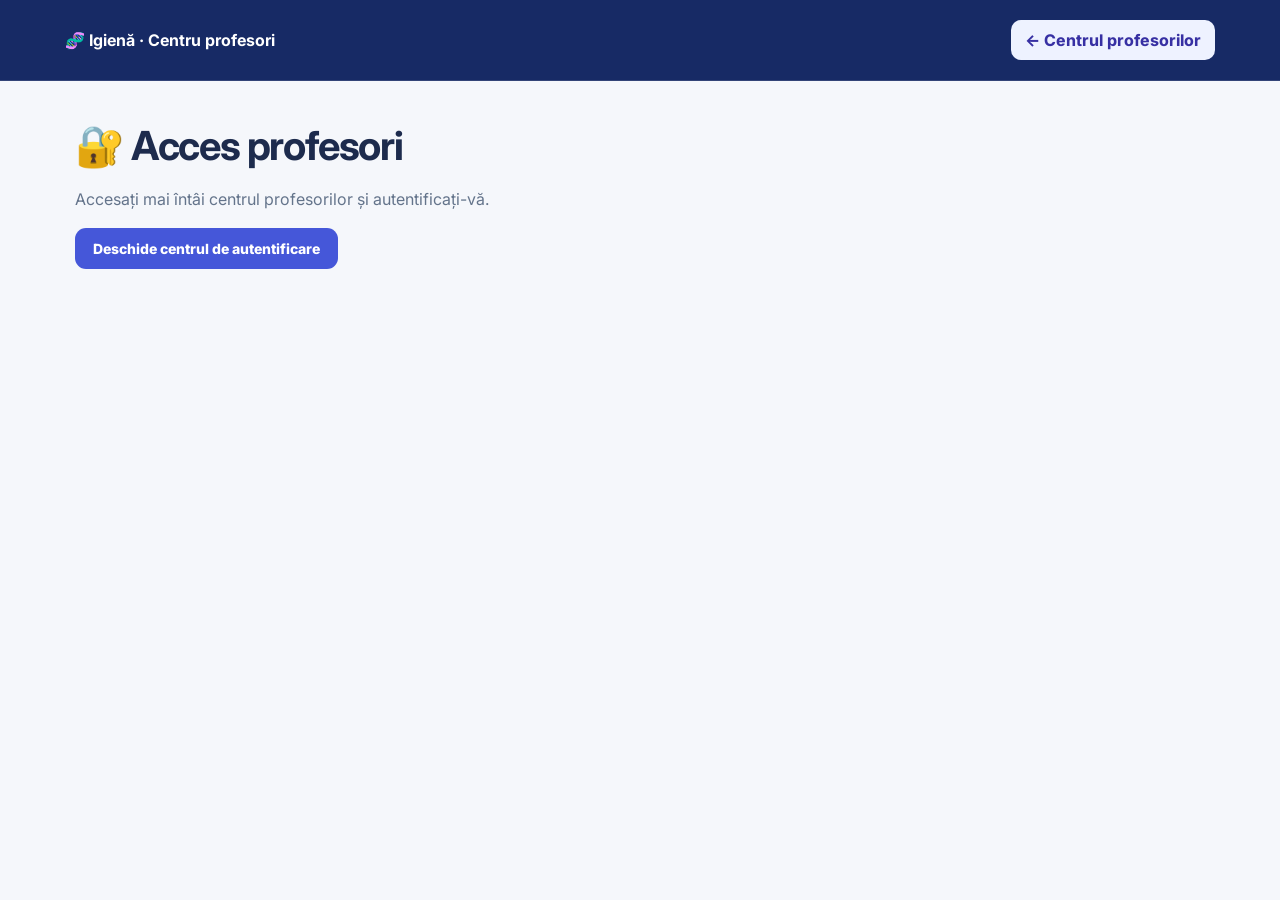
<file: examene/index.html>
<!doctype html>
<html lang="ro">
<head>
<meta charset="utf-8">
<meta name="viewport" content="width=device-width,initial-scale=1">
<title>Examene independente · Centru profesori</title>
<style>
:root{font-family:Inter,"Segoe UI",system-ui,sans-serif;color:#172554;background:#f4f6ff}
*{box-sizing:border-box}body{margin:0;min-height:100vh;background:radial-gradient(circle at 8% 8%,#e1e8ff,transparent 48%),#f7f8fd}
header{background:#18244c;color:white;padding:20px clamp(20px,5vw,72px)}
header div{max-width:1150px;margin:auto;display:flex;justify-content:space-between;gap:12px;align-items:center;flex-wrap:wrap}
.wrap{max-width:1150px;margin:40px auto;padding:0 20px}
.kicker{color:#6366f1;letter-spacing:.15em;font-weight:800;font-size:12px;text-transform:uppercase}
h1{font-size:clamp(26px,4vw,40px);margin:8px 0 8px;letter-spacing:-.035em}p{color:#64748b;line-height:1.65}
.grid{display:grid;grid-template-columns:repeat(auto-fit,minmax(275px,1fr));gap:18px;margin-top:28px}
.card{background:#fff;border:1px solid #e2e8f0;border-radius:20px;padding:26px;box-shadow:0 12px 32px #1e1b4b0b;display:flex;flex-direction:column}
.eyebrow{font-weight:800;color:#6366f1;font-size:12px;text-transform:uppercase;letter-spacing:.09em}
h2{margin:12px 0 4px;font-size:21px} .meta{font-size:13px;color:#64748b;margin:0 0 24px}
a.btn,button.btn{display:inline-block;background:#4f46e5;color:white;border:0;text-align:center;border-radius:11px;text-decoration:none;padding:12px 18px;font-weight:800;font-size:14px;margin-top:auto;cursor:pointer}
a.secondary{background:#eef2ff;color:#3730a3;text-decoration:none;border-radius:10px;padding:10px 14px;font-weight:750}
.note{margin-top:20px;border-radius:14px;padding:15px 18px;background:#eff6ff;border:1px solid #c7d2fe;color:#334155;font-size:13px;line-height:1.65}
#guard{display:none} .muted{opacity:.7}
</style>
<link rel="preconnect" href="https://fonts.googleapis.com">
<link href="https://fonts.googleapis.com/css2?family=Inter:wght@400;500;600;700;800;900&display=swap" rel="stylesheet">
<link rel="stylesheet" href="../ui-v2.css?v=2">
</head>
<body class="exam-catalog">
<header><div><strong>🧬 Igienă · Centru profesori</strong><a class="secondary" href="../?portal=1">← Centrul profesorilor</a></div></header>
<main class="wrap" id="main" style="display:none">
  <div class="kicker">Administrare separată</div>
  <h1>Examene independente</h1>
  <p>Examenele independente au propriile întrebări, liste de studenți, coduri QR și rezultate. Nu modifică bazele de întrebări pentru 12 LP sau 6 LP.</p>
  <section class="grid">
    <article class="card">
      <span class="eyebrow">Examen configurat · 2026</span>
      <h2>🦷 Kurzusfogászat 2026</h2>
      <p class="meta">Medicină dentară · examen practic și teoretic</p>
      <p>Examen practic cu 10 întrebări, examen teoretic cu 20 de întrebări și catalogul propriu de rezultate, inclusiv media ponderată.</p>
      <a class="btn" href="../kurzusfogaszat2026/?from=portal">Deschide examenul →</a>
    </article>
    <article class="card">
      <span class="eyebrow">Examene viitoare</span>
      <h2>➕ Examen nou</h2>
      <p class="meta">Curs și bancă de întrebări independente</p>
      <p>Acest spațiu este pregătit pentru examene suplimentare. Generatorul pentru examene noi, cu import de studenți și întrebări, nu este încă activ.</p>
      <span class="note">Un examen nou va avea o configurație și un registru de rezultate proprii, fără a afecta examenele existente.</span>
    </article>
  </section>
  <div class="note" style="margin-top:26px">Datele și codurile QR ale examenului Kurzusfogászat 2026 rămân la adresa lor originală. Acest catalog este doar centrul de navigare.</div>
</main>
<div id="guard" class="wrap">
  <h1>🔐 Acces profesori</h1>
  <p>Accesați mai întâi centrul profesorilor și autentificați-vă.</p>
  <a class="btn" href="../">Deschide centrul de autentificare</a>
</div>
<script>
(function(){
  var key="igiena_teacher_portal_v1",teacher="";
  try {
    var s=JSON.parse(sessionStorage.getItem(key)||"null");
    if(s && typeof s.teacher==="string" && s.teacher.length>0 && Date.now()-Number(s.at)<8*60*60*1000 && Date.now()>=Number(s.at)) teacher=s.teacher;
  } catch(e) {}
  document.getElementById(teacher?"main":"guard").style.display="block";
})();
</script>
</body></html>
</file>
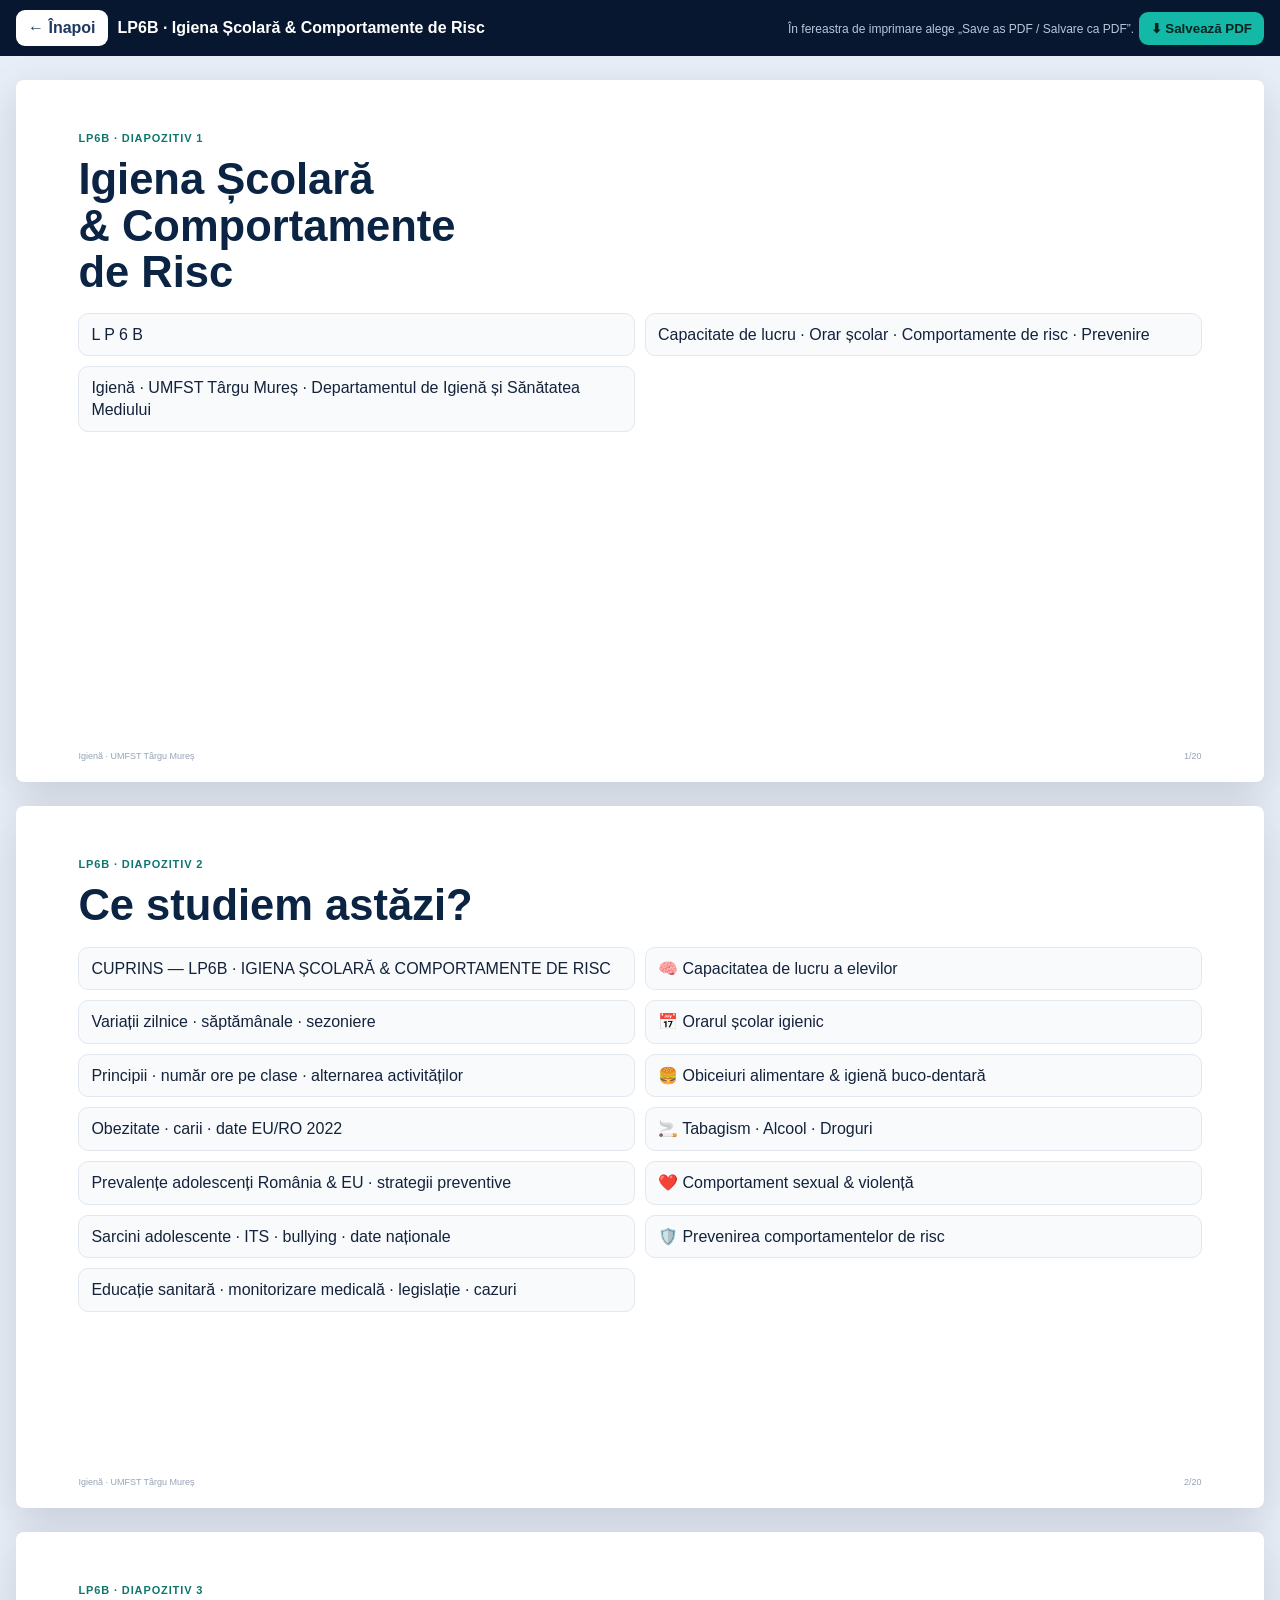
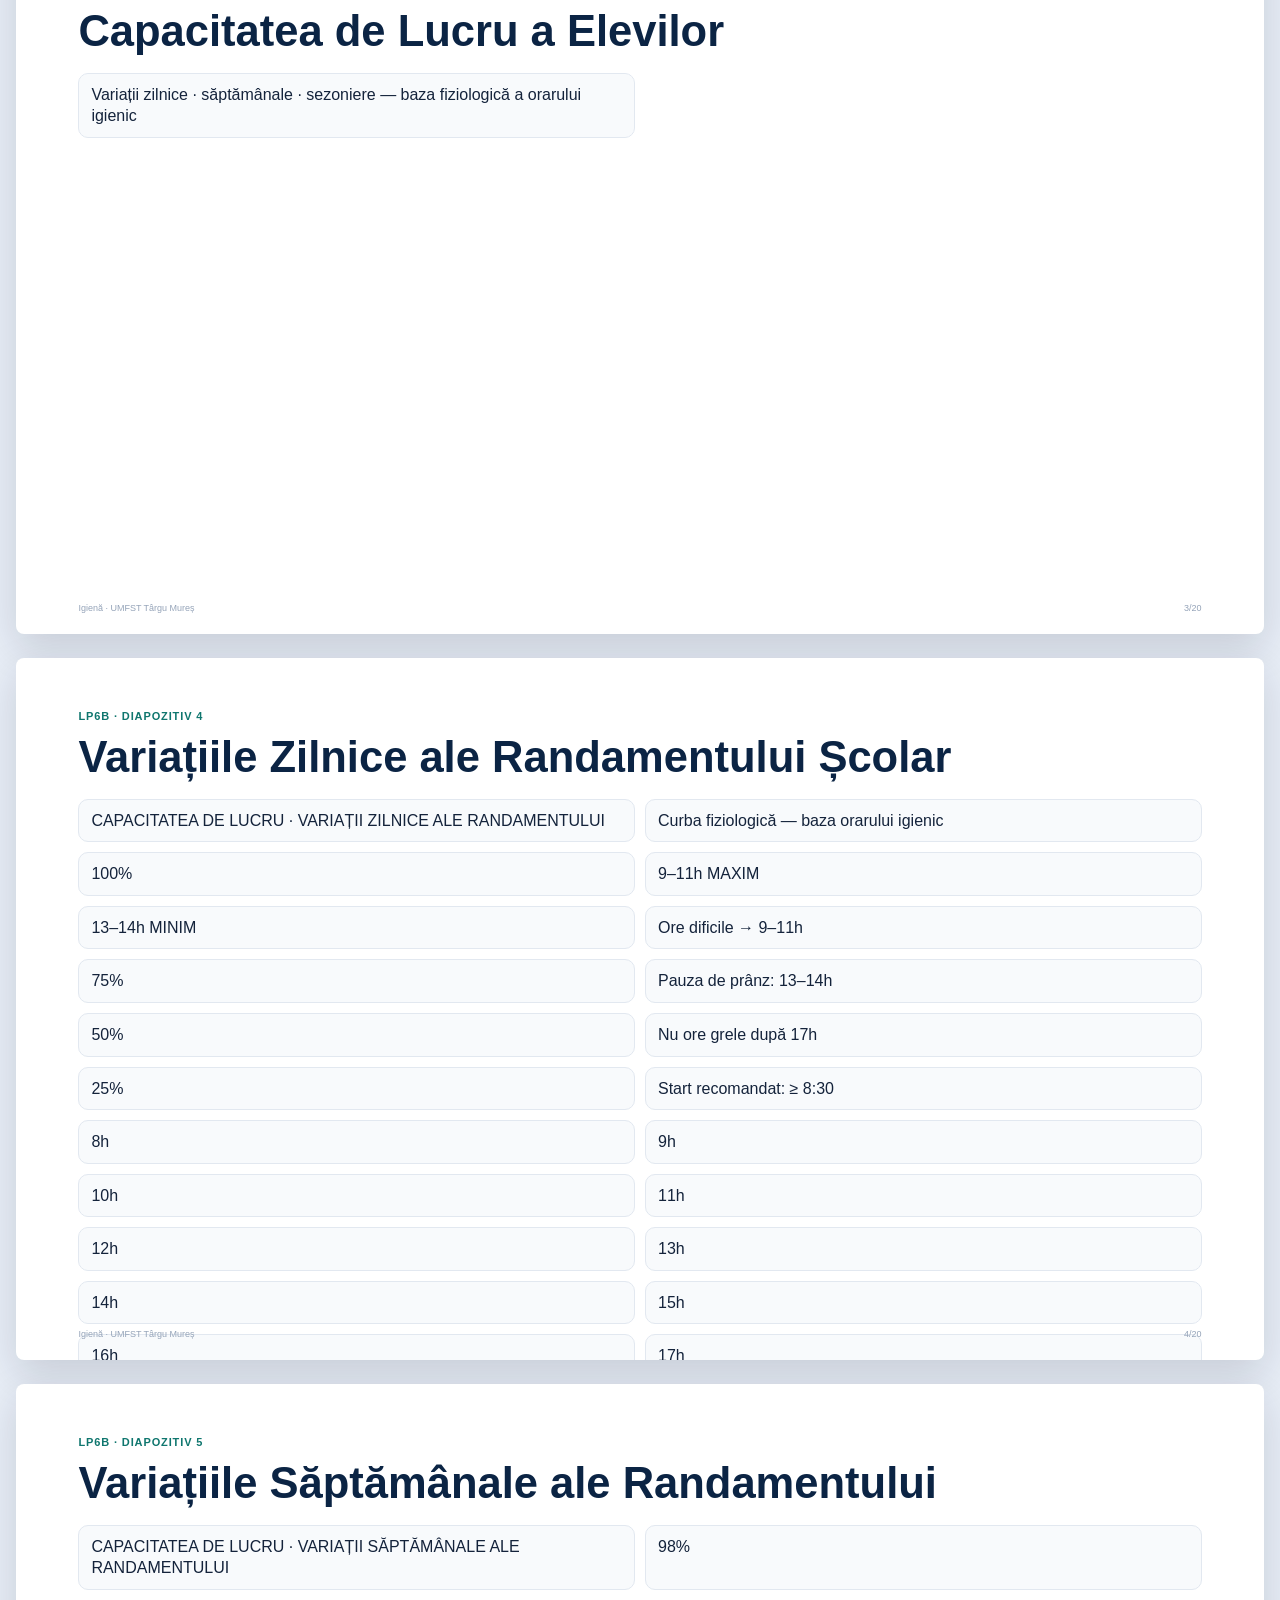
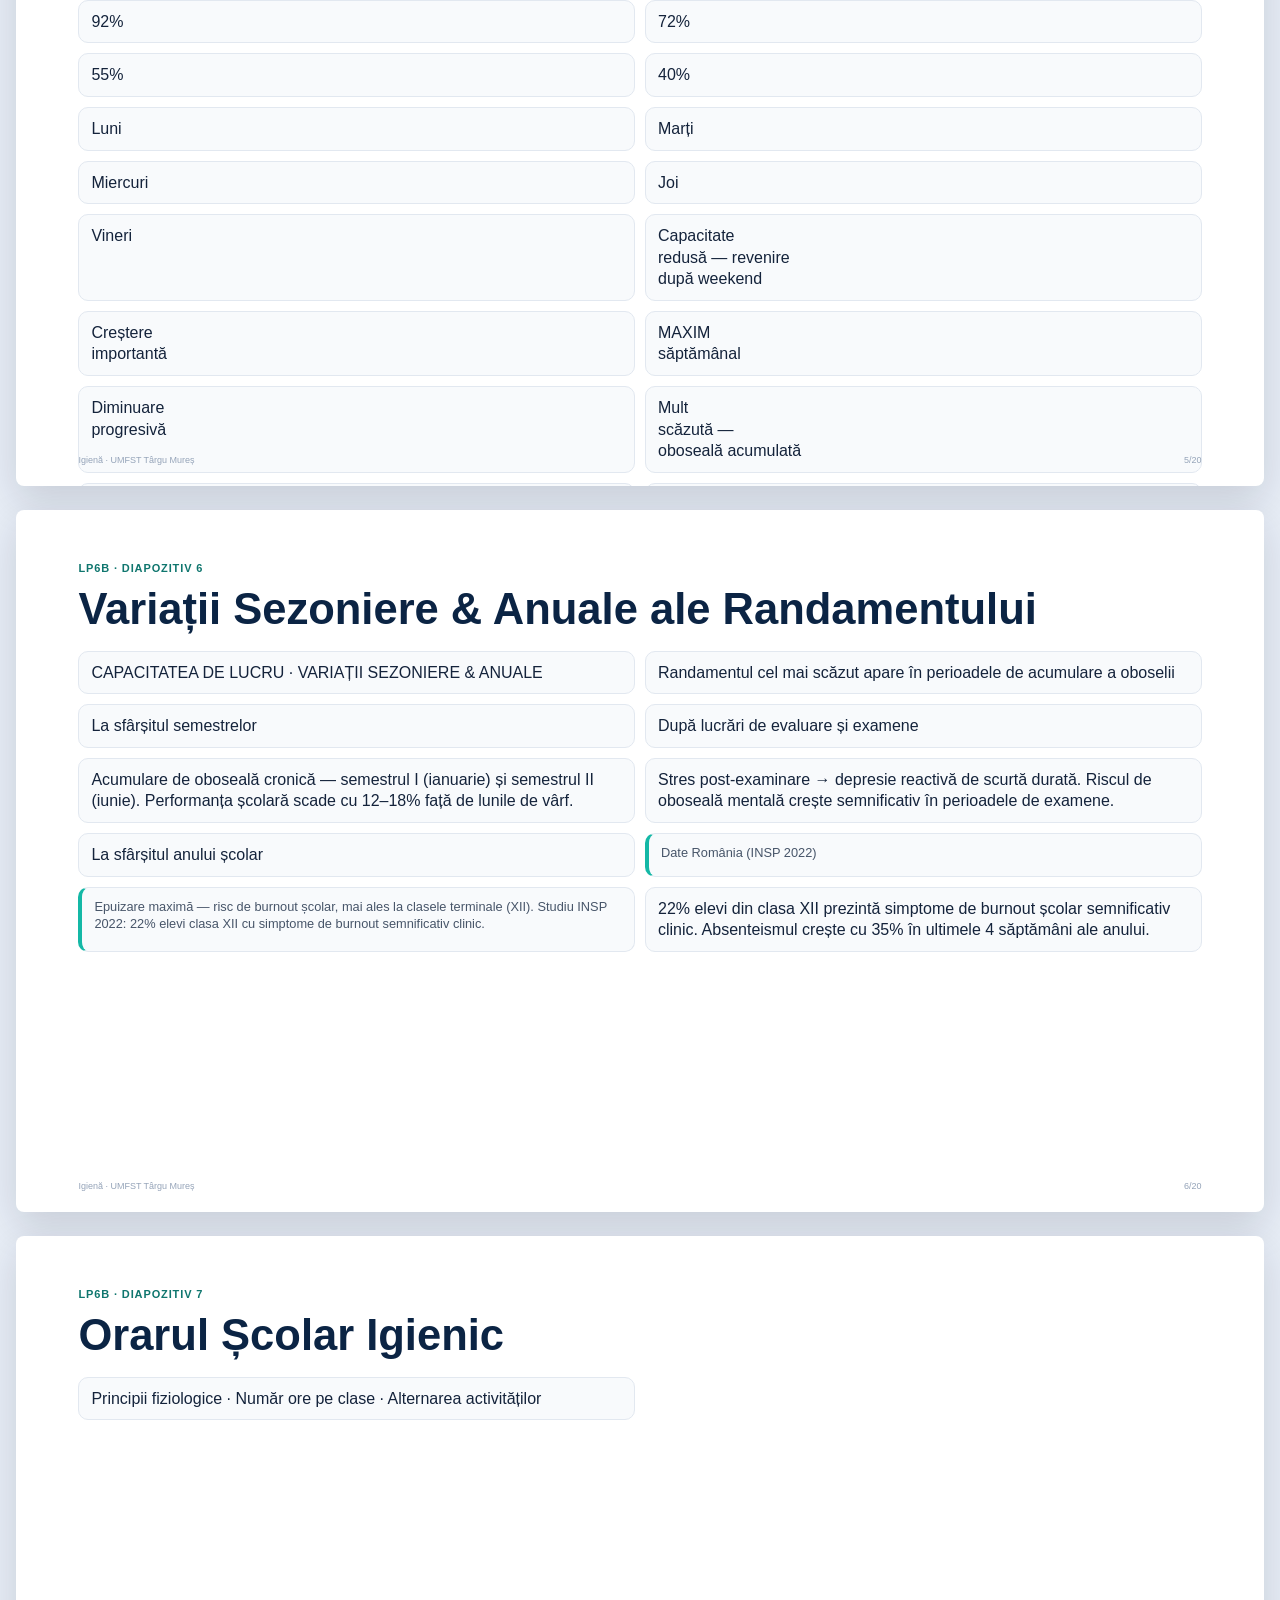
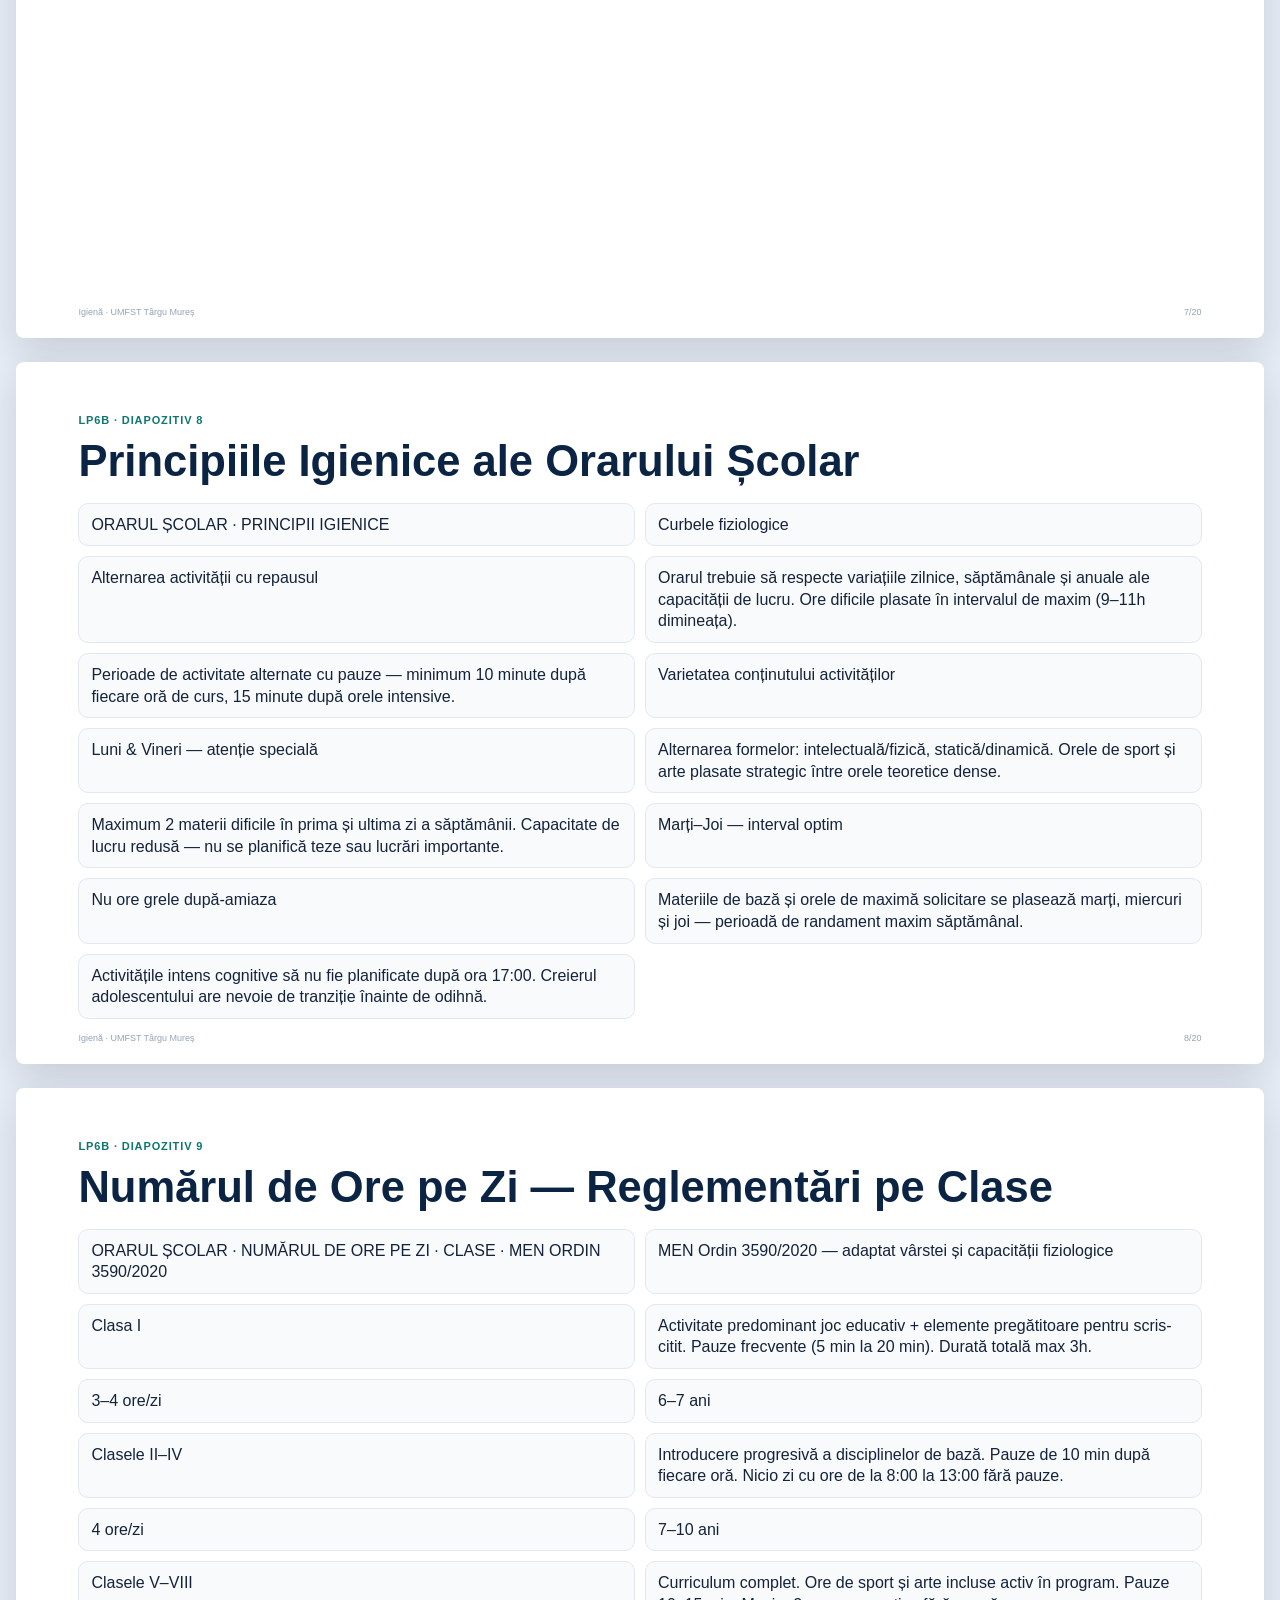
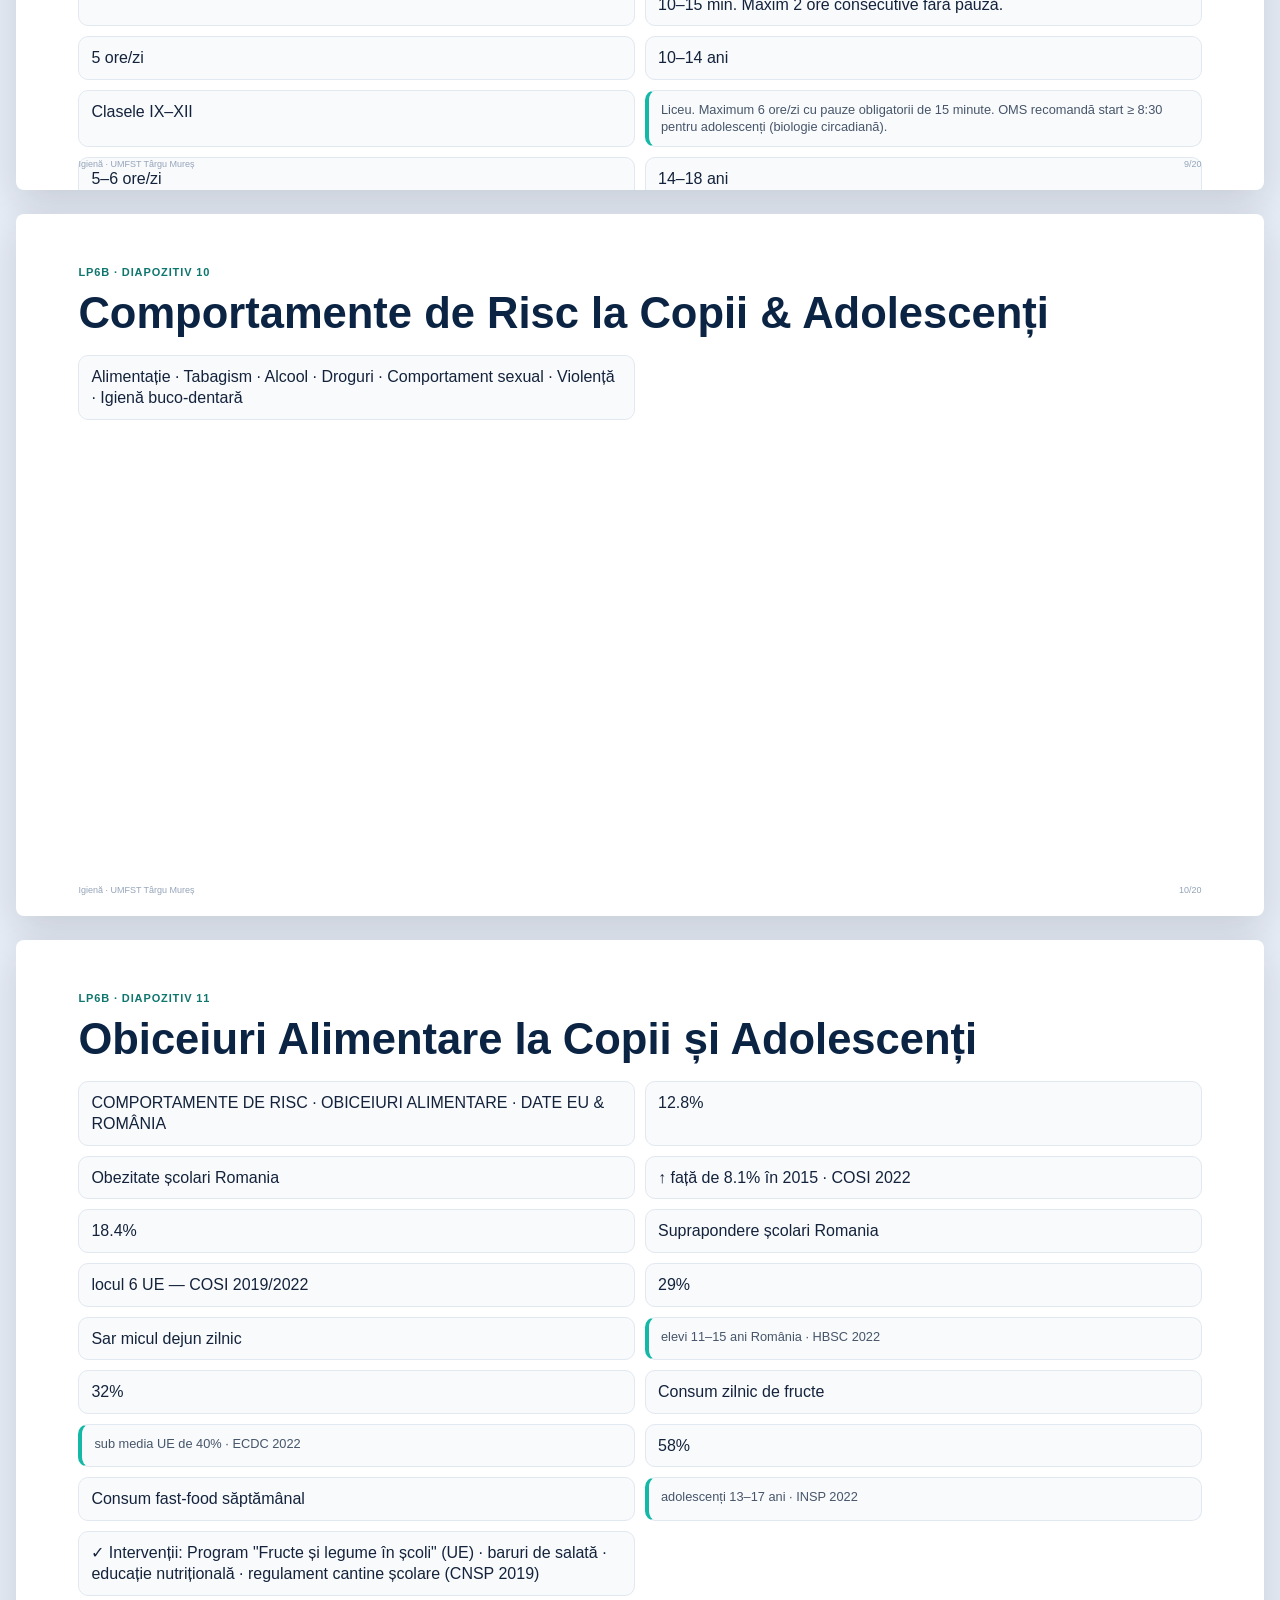
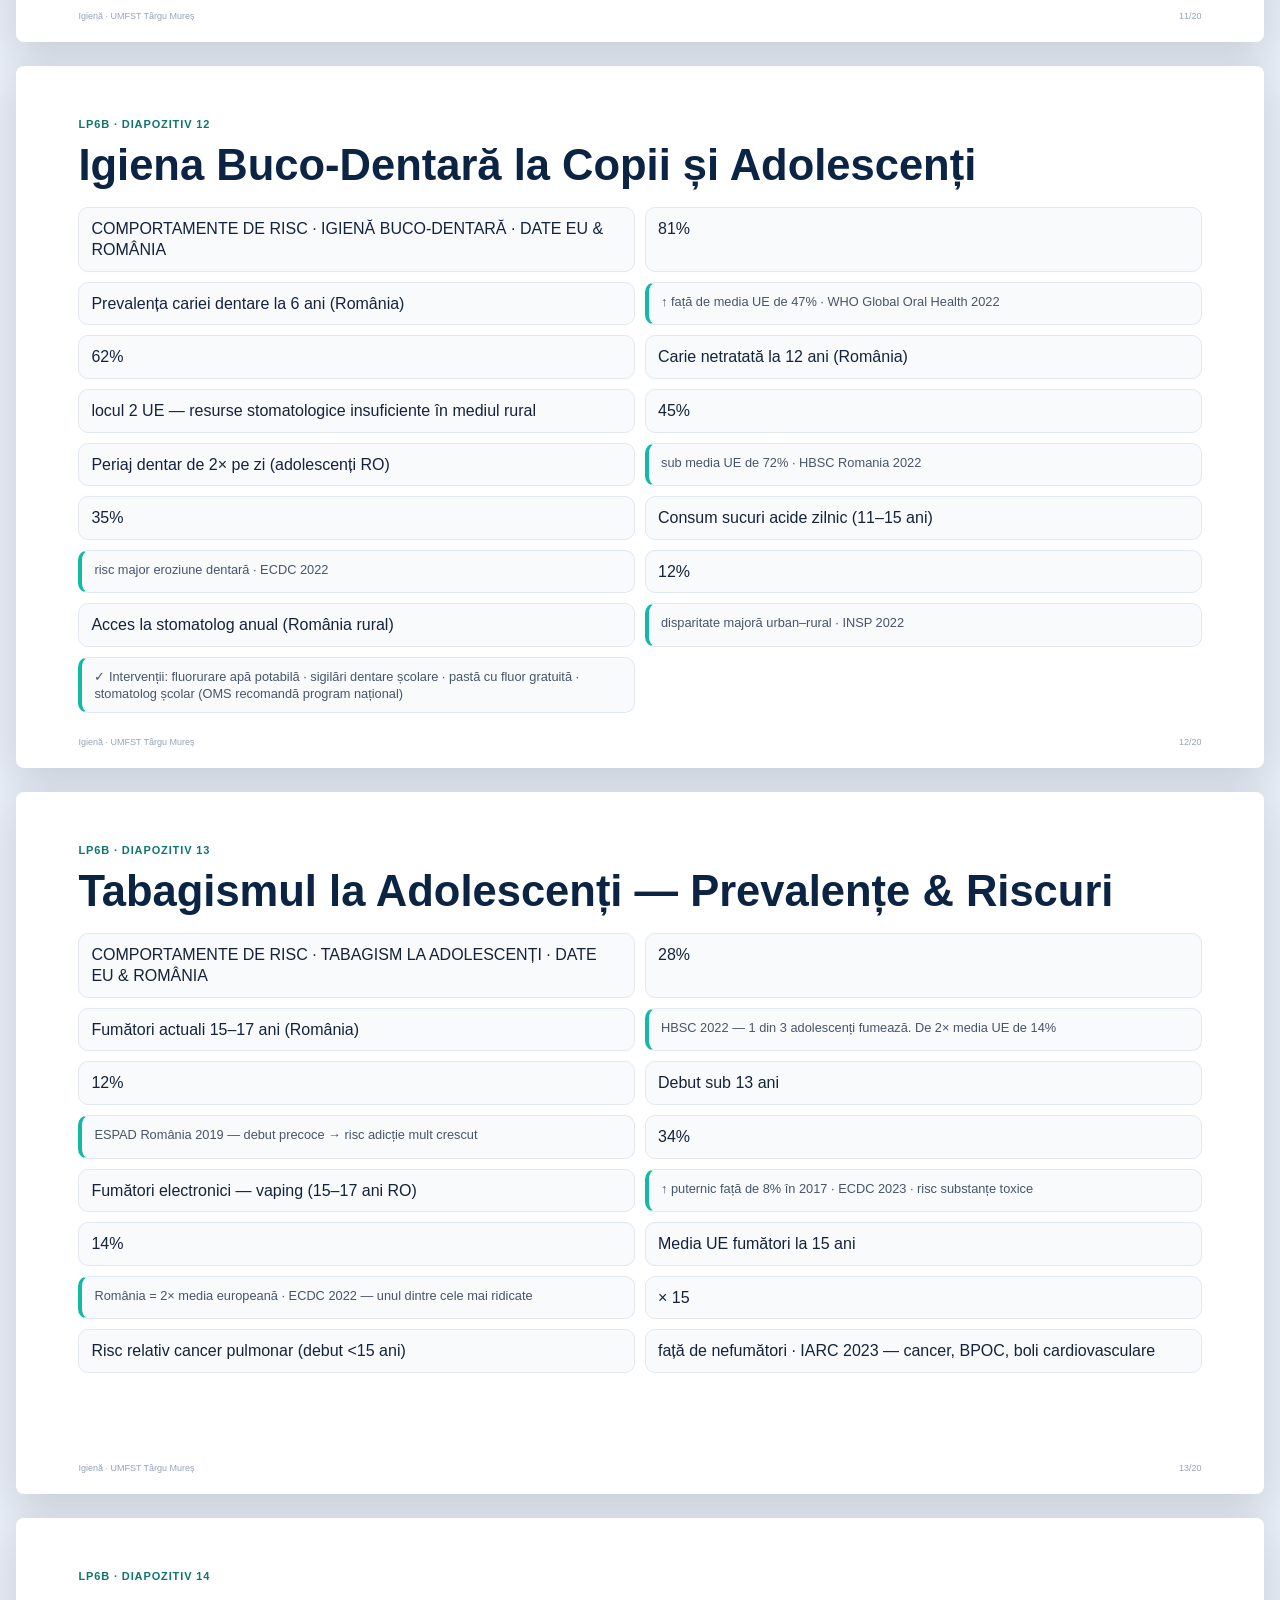
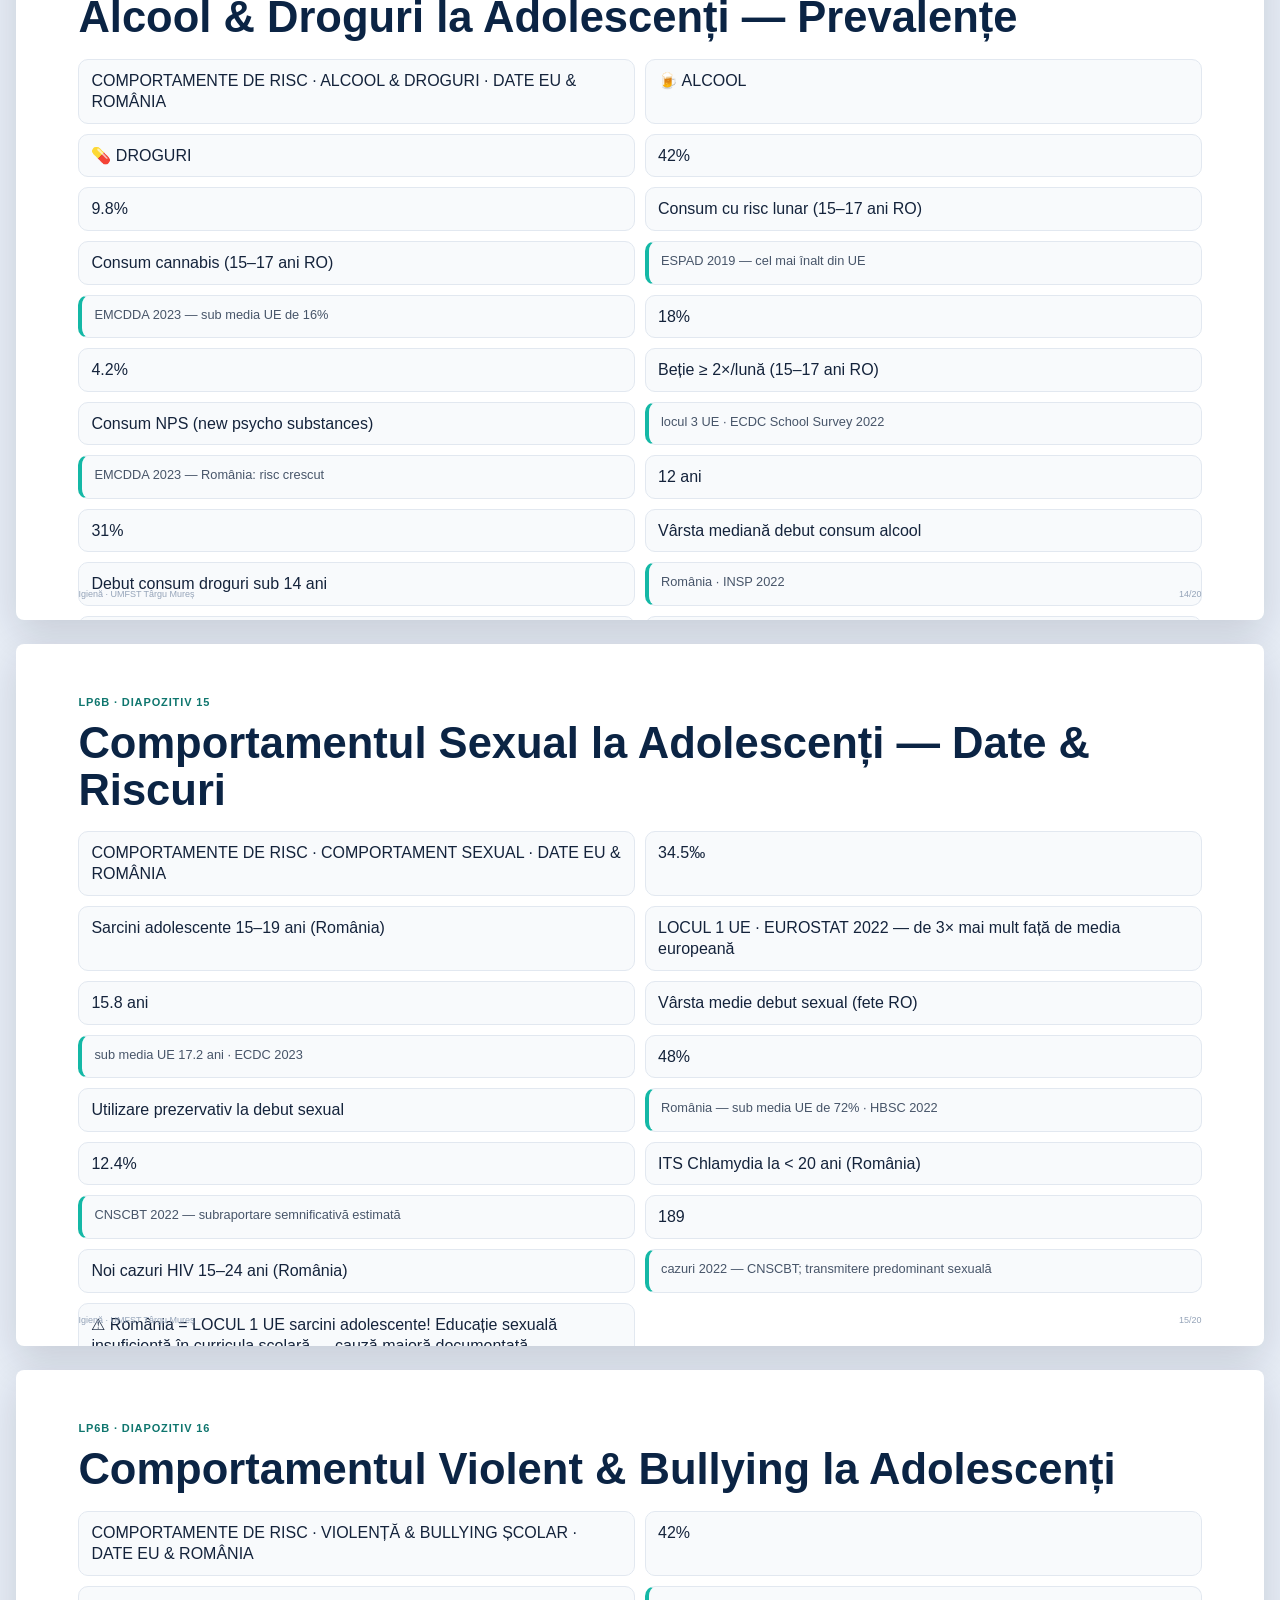
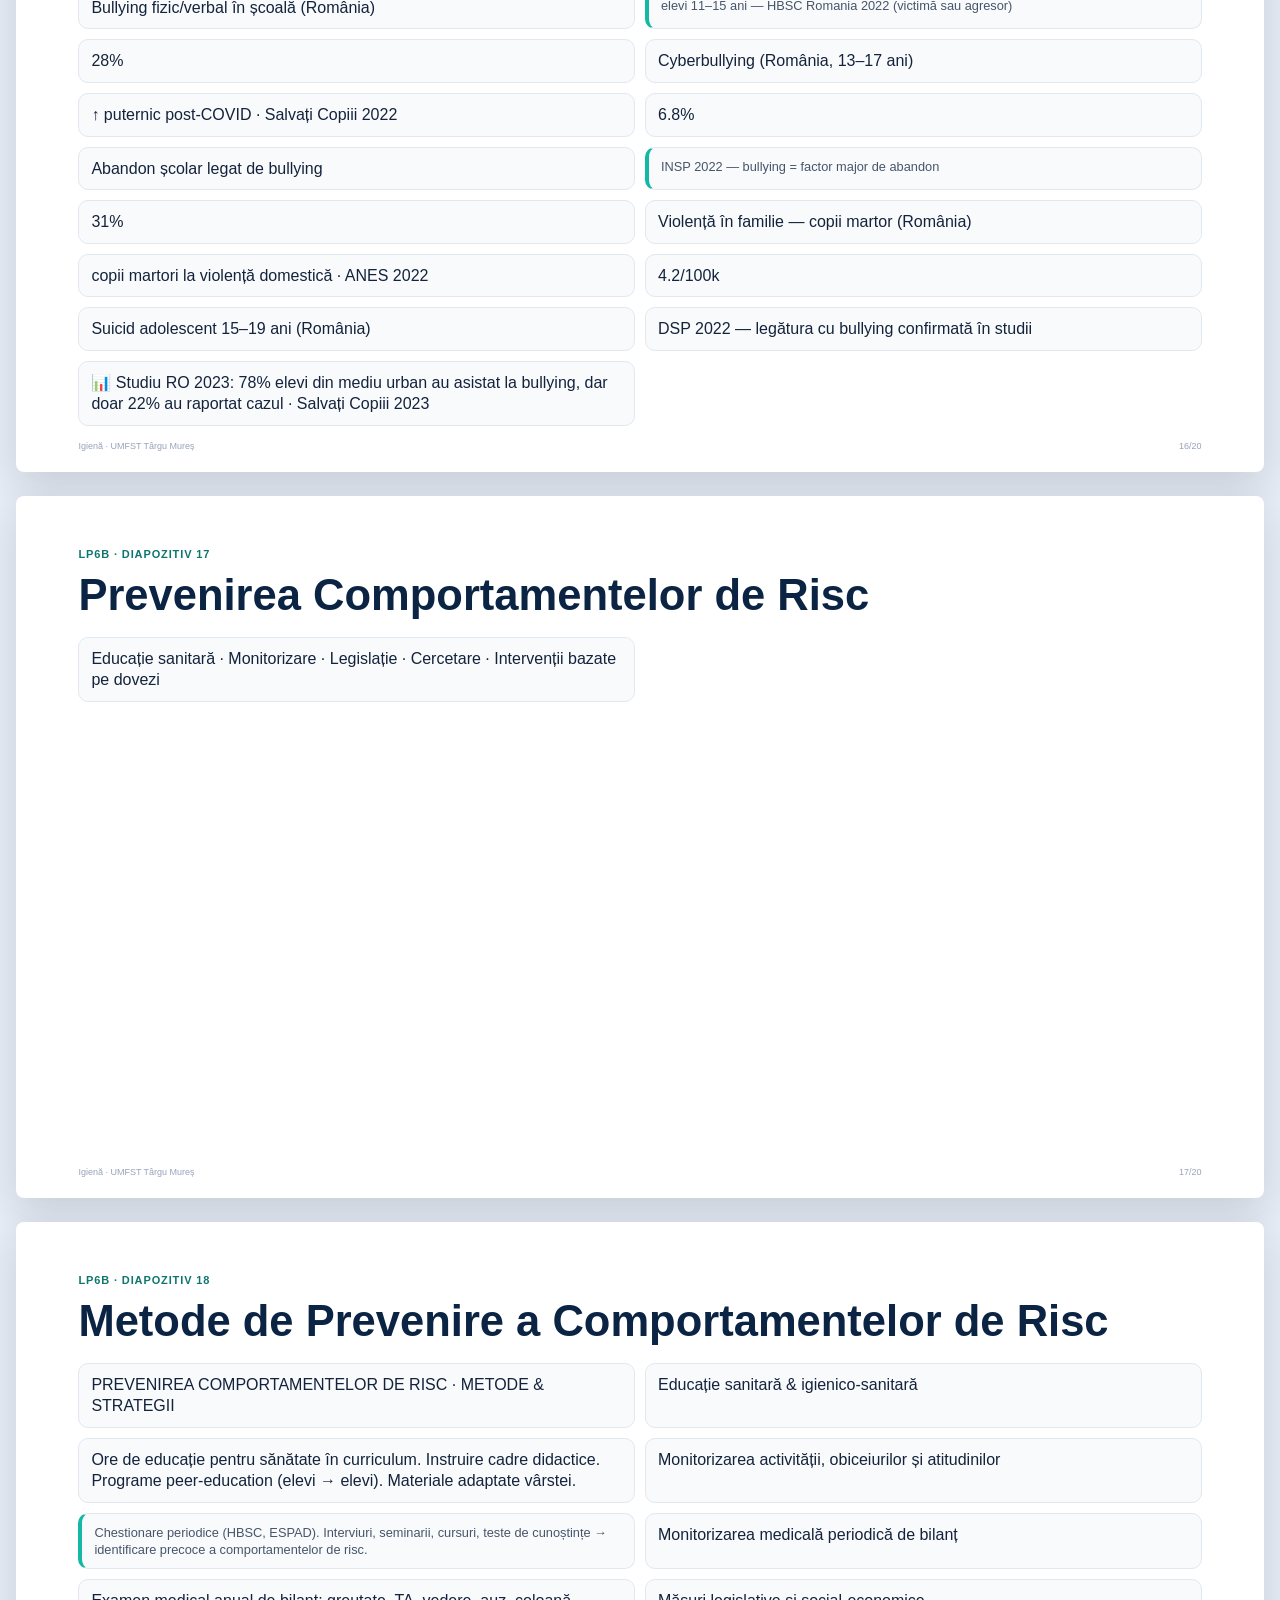
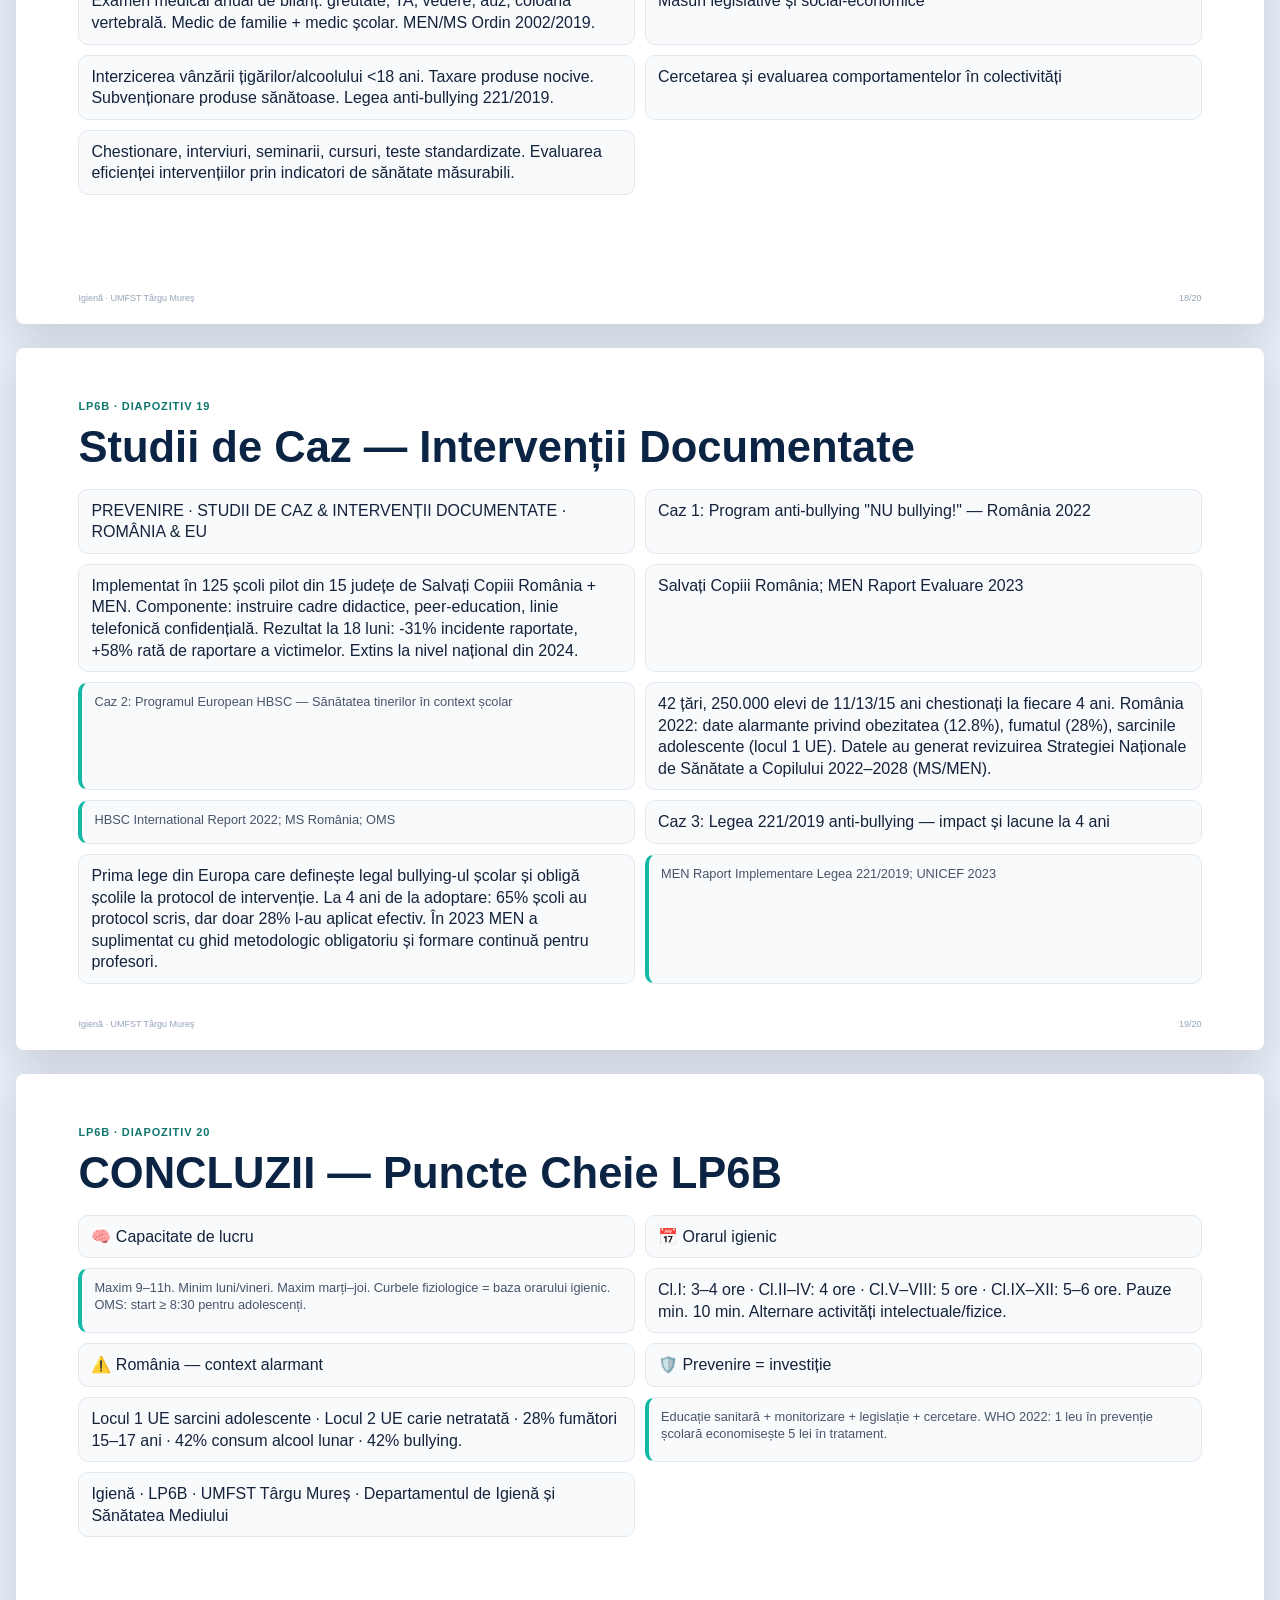
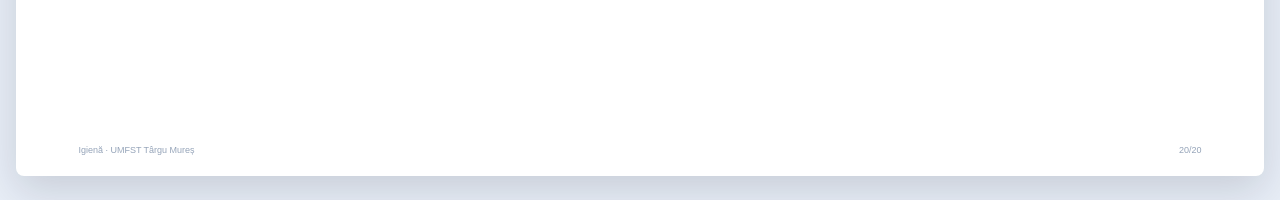
<file: prezentari/studiu.html>
<!doctype html><html lang="ro"><head><meta charset="utf-8"><meta name="viewport" content="width=device-width,initial-scale=1"><title>Studiu PDF · Igienă</title><style>*{box-sizing:border-box}body{margin:0;font-family:Inter,Segoe UI,Arial,sans-serif;background:#e8eef7;color:#14233b}.toolbar{position:sticky;top:0;z-index:10;background:#07172f;color:white;padding:10px 16px;display:flex;gap:10px;align-items:center;justify-content:space-between}.toolbar .left{display:flex;gap:10px;align-items:center}.btn{border:0;border-radius:9px;padding:9px 12px;font-weight:800;cursor:pointer;text-decoration:none}.primary{background:#14b8a6;color:#06221f}.soft{background:#fff;color:#1e3a5f}.hint{font-size:12px;color:#b8c7d9}.deck{max-width:1280px;margin:24px auto;padding:0 16px}.page{width:100%;aspect-ratio:16/9;background:#fff;margin:0 auto 24px;padding:4.2% 5%;box-shadow:0 14px 40px rgba(15,23,42,.15);position:relative;overflow:hidden;border-radius:8px}.no{font-size:11px;color:#0f766e;font-weight:900;letter-spacing:.08em;text-transform:uppercase}.page h1{font-size:clamp(24px,3.4vw,46px);line-height:1.06;color:#0b2444;margin:12px 0 18px}.grid{display:grid;grid-template-columns:repeat(2,minmax(0,1fr));gap:10px}.block{font-size:clamp(11px,1.25vw,17px);line-height:1.35;padding:10px 12px;border:1px solid #e2e8f0;border-radius:10px;background:#f8fafc;white-space:pre-line}.source{border-left:4px solid #14b8a6;color:#475569;font-size:clamp(9px,1vw,13px)}.page footer{position:absolute;left:5%;right:5%;bottom:3%;display:flex;justify-content:space-between;font-size:9px;color:#94a3b8}@media(max-width:700px){.grid{grid-template-columns:1fr}.page{aspect-ratio:auto;min-height:70vh}.toolbar{align-items:flex-start;flex-direction:column}.hint{display:none}}@page{size:A4 landscape;margin:8mm}@media print{body{background:white}.toolbar{display:none}.deck{max-width:none;margin:0;padding:0}.page{width:100%;height:190mm;aspect-ratio:auto;margin:0;box-shadow:none;border-radius:0;break-after:page;page-break-after:always}.page:last-child{break-after:auto}.page h1{font-size:24pt}.block{font-size:10.5pt}.source{font-size:8.5pt}}</style></head><body><div class="toolbar"><div class="left"><a class="btn soft" href="javascript:history.back()">← Înapoi</a><strong id="title">Studiu</strong></div><div><span class="hint">În fereastra de imprimare alege „Save as PDF / Salvare ca PDF”.</span> <button class="btn primary" onclick="window.print()">⬇ Salvează PDF</button></div></div><main id="deck" class="deck"><p>Se încarcă…</p></main><script src="studiu.js"></script></body></html>
</file>
<file: ui-v2.css>
/* Igienă / UMFST — unified interface, visual-only theme v2. */
:root {
  --ui-ink:#14213d;
  --ui-title:#111c38;
  --ui-body:#4b5b72;
  --ui-muted:#77859a;
  --ui-brand:#4557d9;
  --ui-brand-strong:#3444b9;
  --ui-brand-soft:#edf0ff;
  --ui-turquoise:#0f9a91;
  --ui-border:#e2e8f2;
  --ui-surface:#fff;
  --ui-canvas:#f5f7fc;
  --ui-shadow:0 14px 42px rgba(29,45,90,.055),0 2px 8px rgba(29,45,90,.025);
}
html {scroll-behavior:smooth}
body {
  background:var(--ui-canvas);
  font-family:Inter,"Segoe UI",system-ui,-apple-system,sans-serif;
  -webkit-font-smoothing:antialiased;
  text-rendering:optimizeLegibility;
}
button,a,input,select,textarea{font-family:inherit}
button{transition:background .2s ease,box-shadow .2s ease,border-color .2s ease,color .2s ease}
button:focus-visible,a:focus-visible,[role="button"]:focus-visible{
  outline:3px solid rgba(69,87,217,.45)!important;outline-offset:3px;
}
button:disabled{cursor:not-allowed}
::selection{background:#cbd5ff;color:#14213d}

/* Login area. Keep existing content and authentication behavior unchanged. */
.home-layout{background:#f7f9fd!important}
.home-left{
  background:
    radial-gradient(circle at 7% 10%,rgba(131,151,255,.18),transparent 35%),
    linear-gradient(145deg,#f8faff 2%,#eef3ff 97%);
  border-right:1px solid var(--ui-border)!important;
  min-width:0;
}
.home-right{
  background:radial-gradient(circle at 100% 0%,rgba(69,87,217,.065),transparent 42%),#fff;
}
.login-panel {
  border-radius:24px!important;
  border:1px solid #e7ebf7!important;
  box-shadow:0 20px 65px rgba(32,49,112,.105)!important;
}
.home-left h1{font-size:clamp(34px,3.1vw,48px)!important}
.home-mobile-logo{margin-bottom:26px}
.home-right select,.home-right input{
  min-height:48px;
  border-radius:12px!important;
}
.home-right button{
  min-height:49px;
  border-radius:12px!important;
}
@media (min-width:1024px){
  .home-left{padding-left:clamp(48px,8vw,120px)!important}
  .home-right{width:min(46%,650px)!important}
}
@media (max-width:768px){
  .home-right{min-height:100vh!important;background:radial-gradient(circle at 50% -20%,#dfe7ff,transparent 75%),#f6f8fd}
  .login-panel{padding:28px 23px!important}
}

/* Workspace header/navigation — visible labels, independent of language. */
.workspace-header{
  background:rgba(255,255,255,.97)!important;
  border-bottom:1px solid var(--ui-border)!important;
  backdrop-filter:blur(16px)!important;
  box-shadow:0 2px 20px rgba(25,47,102,.035);
}
.workspace-topbar{
  max-width:1380px!important;
  height:74px!important;
  gap:16px!important;
}
.workspace-brand{
  min-width:max-content;
  gap:10px!important;
}
.workspace-brand > div:first-child{
  width:37px!important;height:37px!important;
  font-size:19px!important;
  border-radius:11px!important;
  background:linear-gradient(135deg,#4358d4,#6278eb)!important;
  box-shadow:0 6px 16px rgba(69,87,217,.21);
}
.admin-nav-tabs{
  padding:5px!important;
  border:1px solid #e6eaf3!important;
  background:#f6f8fc!important;
  border-radius:13px;
  gap:3px!important;
  scroll-behavior:smooth;
  scroll-snap-type:x proximity;
}
.admin-nav-tabs button{
  background:transparent!important;
  border:0!important;
  border-bottom:0!important;
  color:#66748b!important;
  border-radius:9px!important;
  font-weight:650!important;
  min-height:40px;
  padding:9px 12px!important;
  display:flex!important;
  gap:7px!important;
  align-items:center!important;
  justify-content:center;
  scroll-snap-align:start;
  white-space:nowrap;
  flex-shrink:0;
}
.admin-nav-tabs button:hover{background:#e9edfa!important;color:#2d3f91!important}
.admin-nav-tabs button.is-active{
  color:#3444b9!important;
  background:#fff!important;
  box-shadow:0 2px 10px rgba(43,62,122,.09)!important;
}
.admin-nav-tabs .show-desktop{display:inline!important;font-size:12px!important}
.admin-nav-tabs .show-desktop > span{display:inline}
.admin-nav-tabs button > span:first-child{font-size:16px!important}
.admin-content{
  max-width:1380px!important;
  padding:28px 28px 55px!important;
}
.workspace-intro{
  display:flex;align-items:flex-end;justify-content:space-between;flex-wrap:wrap;
  column-gap:20px;row-gap:12px;
  padding:9px 2px 21px;
}
.workspace-eyebrow{
  font-size:11px;font-weight:850;letter-spacing:.125em;
  text-transform:uppercase;color:var(--ui-brand);
}
.workspace-intro h1{
  margin:6px 0 5px;font-size:clamp(22px,2.4vw,30px);line-height:1.25;
  letter-spacing:-.035em;color:var(--ui-title);font-weight:850;
}
.workspace-intro p{font-size:13px;color:var(--ui-muted);margin:0;max-width:720px;line-height:1.65}
.workspace-pill{
  background:#fff;border:1px solid #e3e9f4;color:#58677f;font-size:12px;
  padding:9px 13px;border-radius:999px;font-weight:750;
}
.admin-content table{
  border-collapse:separate!important;border-spacing:0!important;
  background:#fff;
}
.admin-content table th{
  font-size:11px!important;letter-spacing:.03em!important;
  font-weight:800!important;
  border-bottom:1px solid var(--ui-border)!important;
}
.admin-content table td{border-bottom:1px solid #eff2f7!important}
.admin-content table tr:hover > td{background:#f7f9fe!important}
.admin-content table tr:last-child td{border-bottom:0!important}
.admin-content > div button:not(:disabled):hover{
  filter:brightness(.985);
}
.admin-content input:focus-visible,.admin-content select:focus-visible,
.admin-content textarea:focus-visible{
  outline:0!important;border-color:#5066dd!important;
  box-shadow:0 0 0 4px rgba(69,87,217,.1)!important;
}
.results-table-wrap{
  box-shadow:var(--ui-shadow)!important;border-radius:16px!important;
  border-color:var(--ui-border)!important;
}
.qr-grid{gap:18px!important}
.student-card{box-shadow:var(--ui-shadow)!important;border-color:var(--ui-border)!important}
.result-details-cell{box-shadow:-3px 0 9px rgba(15,23,42,.04)!important}
@media(max-width:1000px){
  .workspace-topbar{height:auto!important;min-height:65px;flex-wrap:wrap;padding:11px 0!important;gap:8px!important}
  .workspace-topbar > .admin-nav-tabs{order:3;flex-basis:100%}
  .workspace-topbar > div:last-child{margin-left:auto}
  .workspace-header{padding:0 12px!important}
  .admin-content{padding:22px 16px 42px!important}
}
@media(max-width:640px){
  .workspace-topbar{min-height:70px}
  .workspace-intro{padding-top:5px}
  .workspace-intro p{font-size:12px}
  .workspace-pill{font-size:11px;padding:7px 10px}
  .admin-content{padding:18px 12px 38px!important}
  .admin-nav-tabs button{padding:9px 11px!important;font-size:12px!important}
  .admin-nav-tabs .show-desktop{display:inline!important}
  .admin-content table{font-size:12px!important}
}

/* Primary teacher portal */
.teacher-hub{min-height:100vh;background:#f5f7fb;color:var(--ui-ink)}
.teacher-hub-header{
  background:rgba(255,255,255,.94);border-bottom:1px solid var(--ui-border);
  position:sticky;top:0;z-index:20;backdrop-filter:blur(16px);
}
.teacher-hub-header-inner{
  margin:auto;max-width:1320px;padding:16px 28px;
  display:flex;align-items:center;gap:20px;justify-content:space-between;flex-wrap:wrap;
}
.teacher-logo{display:flex;align-items:center;gap:13px}
.teacher-logo-mark{
  width:42px;height:42px;border-radius:13px;display:grid;place-items:center;
  background:linear-gradient(135deg,#3f52d3,#6079e8);color:#fff;
  box-shadow:0 7px 19px rgba(53,80,194,.18);
}
.teacher-logo-name{font-size:15px;font-weight:850;letter-spacing:-.028em;color:#17244c}
.teacher-logo-sub{color:#8590a4;font-size:10px;letter-spacing:.135em;font-weight:800;margin-top:2px}
.teacher-account{display:flex;align-items:center;gap:13px}
.teacher-avatar{width:36px;height:36px;display:grid;place-items:center;background:#edf1ff;color:#3548bd;border-radius:11px;font-weight:850}
.teacher-account-name{font-size:12px;font-weight:800;color:#25324c}
.teacher-account-role{font-size:11px;color:var(--ui-muted)}
.teacher-logout{
  padding:10px 14px;background:#fff;border:1px solid var(--ui-border);border-radius:10px;
  color:#556176;font-size:12px;font-weight:750;cursor:pointer;
}
.teacher-logout:hover{background:#f2f4fd;border-color:#cdd6f7}
.teacher-hub-main{max-width:1320px;margin:auto;padding:39px 28px 64px}
.teacher-crumb{display:flex;align-items:center;gap:8px;font-size:12px;font-weight:650;color:#8a97ac;margin-bottom:26px}
.teacher-crumb strong{color:#4356d1;font-weight:800}
.teacher-hero{
  border:1px solid #d9e0f0;overflow:hidden;
  background:linear-gradient(115deg,#172c69 2%,#283c8d 56%,#455ed1 100%);
  position:relative;color:white;border-radius:24px;padding:35px 38px 34px;
  display:flex;align-items:center;justify-content:space-between;gap:20px;isolation:isolate;
}
.teacher-hero::after{
  content:"";position:absolute;right:-65px;top:-130px;width:400px;height:400px;
  background:radial-gradient(circle,rgba(193,213,255,.16),rgba(193,213,255,0) 70%);z-index:-1;
}
.teacher-hero::before{
  content:"";position:absolute;right:170px;bottom:-175px;width:300px;height:300px;
  border:1px solid rgba(255,255,255,.13);border-radius:50%;z-index:-1;
}
.teacher-hero-overline{font-size:11px;font-weight:800;letter-spacing:.17em;color:#c7d7ff}
.teacher-hero h1{font-size:clamp(26px,3.1vw,38px);font-weight:850;letter-spacing:-.045em;line-height:1.15;max-width:660px;margin:12px 0}
.teacher-hero p{font-size:14px;color:#d7e2ff;line-height:1.75;max-width:610px;margin:0}
.teacher-hero-illustration{
  width:164px;height:164px;flex-shrink:0;background:rgba(255,255,255,.09);
  border:1px solid rgba(255,255,255,.2);border-radius:36px;
  display:flex;align-items:center;justify-content:center;
  transform:rotate(-9deg);box-shadow:inset 0 0 50px rgba(255,255,255,.025);
}
.teacher-hero-illustration svg{transform:rotate(9deg)}
.teacher-overview{display:grid;grid-template-columns:repeat(3,1fr);gap:15px;margin:20px 0 38px}
.teacher-overview-item{
  display:flex;align-items:center;gap:14px;
  background:#fff;border:1px solid var(--ui-border);border-radius:16px;
  padding:18px 20px;box-shadow:0 2px 8px rgba(29,45,90,.025);
}
.teacher-overview-icon{border-radius:12px;width:43px;height:43px;display:grid;place-items:center;background:#eef2ff;color:#4f61d5}
.teacher-overview-title{font-size:22px;font-weight:850;letter-spacing:-.04em;color:var(--ui-title);line-height:1.25}
.teacher-overview-label{font-size:12px;color:#8a95a9;margin-top:3px}
.teacher-section-heading{display:flex;justify-content:space-between;align-items:flex-end;gap:18px;margin-bottom:18px;flex-wrap:wrap}
.teacher-section-label{color:#5d6bd4;font-size:11px;letter-spacing:.15em;font-weight:850;text-transform:uppercase}
.teacher-section-heading h2{font-size:24px;letter-spacing:-.035em;color:#17223f;margin:5px 0 0}
.teacher-section-help{font-size:12px;color:#8b96a9;margin:0}
.teacher-program-grid{display:grid;grid-template-columns:repeat(3,minmax(0,1fr));gap:17px}
.teacher-program-card{
  background:#fff;border:1px solid var(--ui-border);border-radius:21px;
  padding:25px;display:flex;flex-direction:column;min-height:312px;
  box-shadow:0 3px 17px rgba(24,46,95,.035);
  transition:transform .2s ease,box-shadow .2s ease,border-color .2s ease;
}
.teacher-program-card:hover{transform:translateY(-3px);border-color:#c8d3f4;box-shadow:0 20px 40px rgba(24,46,95,.09)}
.teacher-card-head{display:flex;align-items:flex-start;justify-content:space-between;gap:10px}
.teacher-card-icon{width:49px;height:49px;border-radius:14px;background:#eef2ff;color:#4a5fd0;display:grid;place-items:center}
.teacher-card-icon.teal{background:#e4f8f6;color:#078f87}
.teacher-card-icon.violet{background:#f2edff;color:#7253ce}
.teacher-card-tag{font-size:10px;font-weight:800;border-radius:999px;background:#f3f5fa;color:#687790;padding:7px 10px}
.teacher-program-card h3{font-size:21px;line-height:1.27;letter-spacing:-.035em;color:#17223f;margin:18px 0 6px;font-weight:850}
.teacher-program-card .teacher-card-description{font-size:12.5px;color:#718096;line-height:1.7;margin:0 0 20px;flex:1}
.teacher-card-meta{display:flex;gap:7px;flex-wrap:wrap;margin-bottom:20px}
.teacher-card-meta span{font-size:11px;font-weight:700;color:#62728b;background:#f6f8fd;border:1px solid #edf0f7;border-radius:7px;padding:6px 9px}
.teacher-card-actions{display:flex;gap:9px}
.teacher-card-action{
  display:inline-flex;gap:7px;align-items:center;justify-content:center;
  border:1px solid transparent;border-radius:11px;padding:11px 13px;
  background:#4557d9;color:#fff;text-decoration:none;font-size:12px;
  font-weight:800;cursor:pointer;min-height:44px;flex:1;white-space:nowrap;
}
.teacher-card-action:hover{background:#3444b9}
.teacher-card-action.secondary{background:#edf0ff;color:#4253c4;border-color:#dce2ff}
.teacher-card-action.secondary:hover{background:#dfe5ff}
.teacher-safe-note{
  display:flex;align-items:flex-start;gap:12px;background:#fff;border:1px solid var(--ui-border);
  border-radius:15px;padding:17px 20px;margin-top:25px;
}
.teacher-safe-note-icon{width:29px;height:29px;flex-shrink:0;background:#e9f7f5;color:#0a958e;border-radius:9px;display:grid;place-items:center}
.teacher-safe-note strong{font-size:12px;color:#31415f}
.teacher-safe-note p{font-size:12px;color:#8491a4;margin:4px 0 0;line-height:1.65}
.teacher-footer{display:flex;justify-content:space-between;flex-wrap:wrap;gap:8px;color:#9aa5b5;font-size:11px;margin-top:34px}
@media(max-width:990px){
  .teacher-program-grid{grid-template-columns:repeat(2,minmax(0,1fr))}
  .teacher-program-card:last-child{grid-column:1/-1;min-height:260px}
}
@media(max-width:690px){
  .teacher-hub-header-inner{padding:13px 16px}
  .teacher-account-name,.teacher-account-role{display:none}
  .teacher-hub-main{padding:22px 16px 38px}
  .teacher-crumb{margin-bottom:16px}
  .teacher-hero{padding:27px 22px;border-radius:18px}
  .teacher-hero-illustration{display:none}
  .teacher-overview{grid-template-columns:repeat(3,1fr);gap:8px;margin:13px 0 28px}
  .teacher-overview-item{padding:13px 9px;border-radius:12px;gap:6px;flex-direction:column;text-align:center}
  .teacher-overview-icon{width:34px;height:34px;border-radius:9px}
  .teacher-overview-title{font-size:19px}
  .teacher-overview-label{font-size:10px}
  .teacher-section-heading h2{font-size:21px}
  .teacher-program-grid{grid-template-columns:1fr}
  .teacher-program-card{min-height:0;padding:22px}
  .teacher-program-card:last-child{grid-column:auto}
  .teacher-logout{padding:9px 10px}
}
@media(prefers-reduced-motion:reduce){
  *,*::before,*::after{scroll-behavior:auto!important;transition:none!important;animation-duration:.01ms!important}
}

/* Standalone examination and catalog visual consistency */
body.dental-ui{background:#f5f7fb;color:#1a2742}
body.dental-ui .top{
  background:#172a65!important;padding:22px 30px!important;
  border-bottom:1px solid rgba(255,255,255,.12)
}
body.dental-ui .wrap{max-width:1250px!important;padding:24px!important}
body.dental-ui .card{
  border-radius:18px!important;border-color:#e3e8f2!important;
  box-shadow:var(--ui-shadow)!important;
}
body.dental-ui .btn{border-radius:11px!important;min-height:43px}
body.dental-ui .btn:not(.red):not(.alt):not(.light){background:#4557d9}
body.dental-ui .btn:hover{filter:brightness(.96)}
body.dental-ui .inp{border-radius:11px}
body.dental-ui .q{border-color:#e3e8f2}
body.dental-ui .opt{border-radius:11px;transition:background .16s,border-color .16s}
body.dental-ui .opt:hover{border-color:#8798e4;background:#f2f5ff}
body.dental-ui .opt.sel{border-color:#4557d9;background:#e9edff}
body.dental-ui table{min-width:680px}
body.dental-ui th{background:#f0f3fd;color:#4156b5}
body.dental-ui th,body.dental-ui td{padding:12px!important}
body.dental-ui .card:has(table){overflow-x:auto}
@media(max-width:640px){body.dental-ui .wrap{padding:16px!important}}

body.exam-catalog{background:#f5f7fb}
body.exam-catalog header{background:#172a65;border-bottom:1px solid rgba(255,255,255,.12)}
body.exam-catalog .wrap{max-width:1170px}
body.exam-catalog .grid{gap:19px}
body.exam-catalog .card{border-color:#e4e9f3;border-radius:19px;box-shadow:var(--ui-shadow);padding:28px}
body.exam-catalog .card:hover{border-color:#c5d1f5;box-shadow:0 18px 40px rgba(29,45,90,.085)}
body.exam-catalog h1,body.exam-catalog h2{color:#1d2b4d}
body.exam-catalog .kicker,body.exam-catalog .eyebrow{color:#4258ca}
body.exam-catalog a.btn{background:#4557d9;border-radius:11px}
body.exam-catalog .note{background:#f0f3ff;border-color:#dbe2fb}

/* Universal quick section navigation */
.workspace-intro-tools{display:flex;align-items:center;gap:9px;flex-wrap:wrap}
.workspace-jump-label{font-size:11px;font-weight:800;color:#7d889b}
.workspace-jump{
  width:186px!important;min-height:38px!important;max-width:100%;
  color:#2f4168!important;background:#fff!important;
  border:1px solid #dce3f0!important;border-radius:10px!important;
  padding:8px 30px 8px 12px!important;
  font-size:12px!important;font-weight:750!important;
  cursor:pointer;appearance:auto!important;
}
.workspace-intro-tools .workspace-pill{white-space:nowrap}
@media(max-width:640px){
  .workspace-intro-tools{width:100%}
  .workspace-jump{flex:1;width:150px!important}
  .workspace-intro-tools .workspace-pill{margin-left:auto}
}

/* Login landing: capabilities and student entry hints */
.portal-home-left{justify-content:center}
.portal-home-feature{
  background:rgba(255,255,255,.82);border:1px solid #e1e7f5;
  border-radius:13px;padding:12px 15px;
  display:flex;align-items:center;gap:12px;
  box-shadow:0 3px 13px rgba(24,46,95,.025);
}
.portal-home-feature strong{display:block;color:#25365a;font-size:12.5px;font-weight:800}
.portal-home-feature span:not(.portal-home-feature-icon){display:block;color:#8490a5;font-size:11.5px;margin-top:3px}
.portal-home-feature-icon{
  flex-shrink:0;width:38px;height:38px;border-radius:11px;display:grid;place-items:center
}
.portal-home-feature-icon.blue{background:#edf0ff;color:#435bd0}
.portal-home-feature-icon.teal{background:#e2f8f5;color:#0f968d}
.portal-home-feature-icon.violet{background:#f3ecff;color:#7752c8}
.portal-home-right{background:#fff}
.portal-student-hint{
  display:flex;gap:11px;align-items:flex-start;
  padding:16px 18px;border:1px solid #e3e8f3;
  background:#f9fbff;border-radius:14px;margin-top:18px
}
.portal-student-hint strong{font-size:12px;color:#344666}
.portal-student-hint p{font-size:11.5px;color:#8693a6;line-height:1.65;margin:3px 0 0}
@media(max-width:768px){
 .portal-home-right{background:radial-gradient(circle at 50% -20%,#e3eaff,transparent 75%),#f6f8fc}
 .portal-student-hint{background:rgba(255,255,255,.85)}
}
</file>
